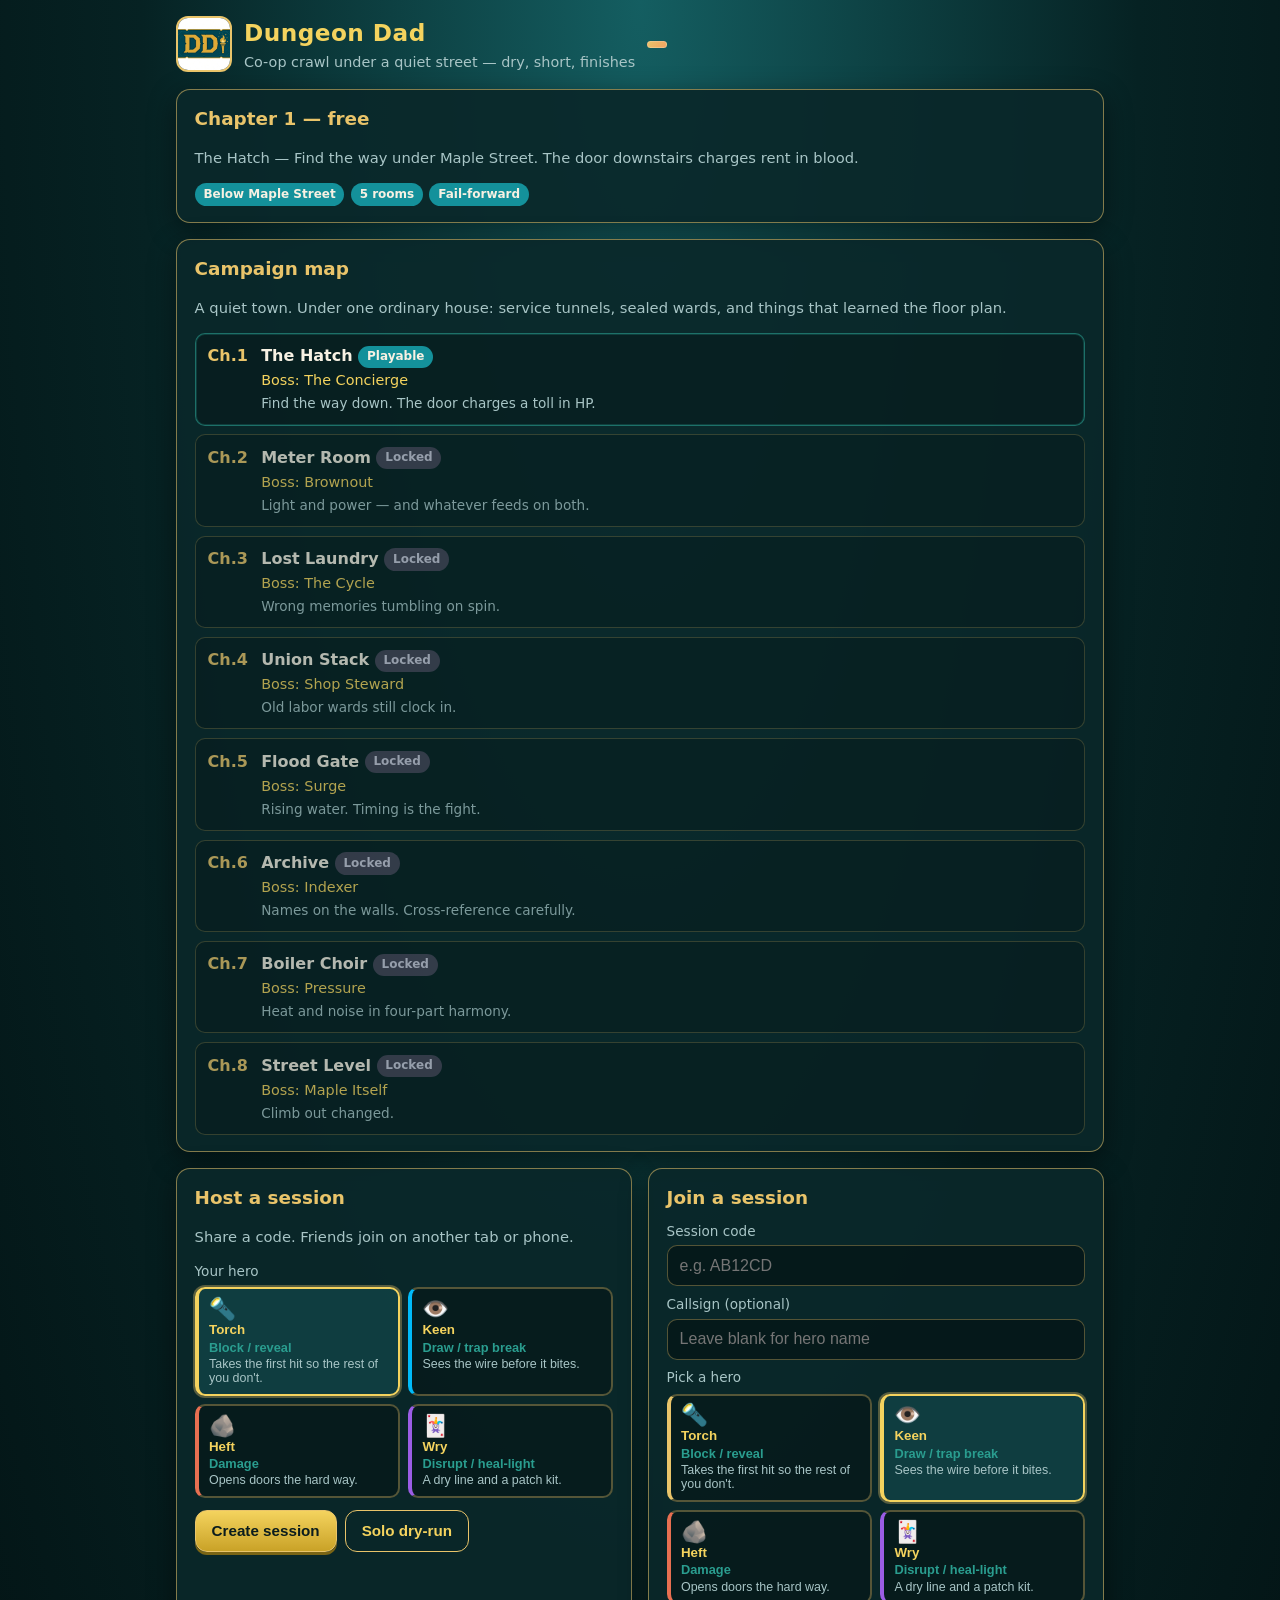
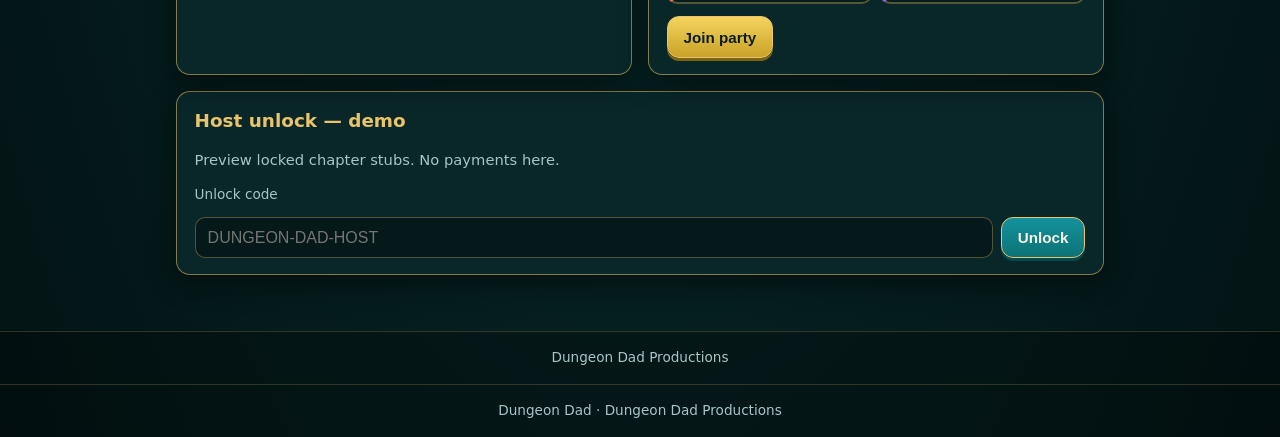
<file: index.html>
<!DOCTYPE html>
<html lang="en">
<head>
  <meta charset="UTF-8" />
  <meta name="viewport" content="width=device-width, initial-scale=1" />
  <title>Dungeon Dad — Below Maple Street</title>
  <link rel="stylesheet" href="css/site.css" />
</head>
<body>
  <div class="wrap">
    <header class="topbar">
      <img class="logo" src="assets/logo.png" alt="Dungeon Dad logo" />
      <div class="brand">
        <h1>Dungeon Dad</h1>
        <p class="tag">Co-op crawl under a quiet street — dry, short, finishes</p>
      </div>
      <span id="unlock-badge" class="badge unlock" hidden>Unlocked (demo)</span>
    </header>

    <section class="panel">
      <h2>Chapter 1 — free</h2>
      <p class="muted" id="starter-blurb">Loading…</p>
      <div class="pill-row" style="margin-top:0.5rem">
        <span class="badge">Below Maple Street</span>
        <span class="badge">5 rooms</span>
        <span class="badge">Fail-forward</span>
      </div>
    </section>

    <section class="panel" id="campaign-panel">
      <h2>Campaign map</h2>
      <p class="muted" id="campaign-tagline">Below Maple Street</p>
      <ol class="campaign-map" id="campaign-map"></ol>
    </section>

    <div class="grid-2">
      <section class="panel" id="host-panel">
        <h2>Host a session</h2>
        <p class="muted">Share a code. Friends join on another tab or phone.</p>
        <label>Your hero</label>
        <div class="hero-grid" id="host-hero-grid"></div>
        <div class="row" style="margin-top:0.75rem">
          <button type="button" class="btn gold" id="btn-create">Create session</button>
          <button type="button" class="btn ghost" id="btn-solo">Solo dry-run</button>
        </div>
        <div id="host-created" hidden style="margin-top:1rem">
          <label>Share this code</label>
          <div class="row">
            <span class="code-pill" id="session-code">------</span>
            <button type="button" class="btn" id="btn-copy-code">Copy code</button>
          </div>
          <p class="hint">Same browser profile for this sample sync.</p>
          <div class="row">
            <button type="button" class="btn gold" id="btn-enter-lobby">Enter lobby / play</button>
          </div>
        </div>
      </section>

      <section class="panel" id="join-panel">
        <h2>Join a session</h2>
        <label for="join-code">Session code</label>
        <input type="text" id="join-code" maxlength="8" placeholder="e.g. AB12CD" autocomplete="off" />

        <label for="char-name">Callsign (optional)</label>
        <input type="text" id="char-name" maxlength="20" placeholder="Leave blank for hero name" />

        <label>Pick a hero</label>
        <div class="hero-grid" id="join-hero-grid"></div>
        <input type="hidden" id="join-hero-id" value="torch" />

        <div class="row">
          <button type="button" class="btn gold" id="btn-join">Join party</button>
        </div>
        <p id="join-error" class="hint" style="color:#e76f51" hidden></p>
      </section>
    </div>

    <section class="panel">
      <h2>Host unlock — demo</h2>
      <p class="muted">Preview locked chapter stubs. No payments here.</p>
      <label for="unlock-code">Unlock code</label>
      <div class="row">
        <input type="text" id="unlock-code" placeholder="DUNGEON-DAD-HOST" style="flex:1;min-width:12rem" />
        <button type="button" class="btn" id="btn-unlock">Unlock</button>
      </div>
      <div id="stub-dungeon" class="stub-card" hidden style="margin-top:0.85rem">
        <h3 id="stub-title">Stub dungeon</h3>
        <p class="muted" id="stub-tagline"></p>
        <p class="locked">Ch.2–8 locked in this build</p>
      </div>
    </section>
  </div>

  <script src="js/session.js"></script>
  <script src="js/party.js"></script>
  <script src="js/dungeon.js"></script>
  <script src="js/effects.js"></script>
  <script src="js/ui.js"></script>
  <script>
    (async function () {
      DDUI.ensureFooter();

      let hostHeroId = 'torch';
      let joinHeroId = 'keen';

      function wireHeroGrid(el, getSel, setSel) {
        DDParty.fillHeroSelect(el, getSel());
        el.addEventListener('click', function (ev) {
          const btn = ev.target.closest('[data-hero-id]');
          if (!btn) return;
          setSel(btn.getAttribute('data-hero-id'));
          DDParty.fillHeroSelect(el, getSel());
        });
      }

      wireHeroGrid(DDUI.$('#host-hero-grid'), function () { return hostHeroId; }, function (id) { hostHeroId = id; });
      wireHeroGrid(DDUI.$('#join-hero-grid'), function () { return joinHeroId; }, function (id) {
        joinHeroId = id;
        DDUI.$('#join-hero-id').value = id;
      });
      DDUI.$('#join-hero-id').value = joinHeroId;

      const packs = await DDDungeon.loadPacks();
      const starter = packs.starter;
      DDUI.$('#starter-blurb').textContent =
        starter.title + ' — ' + starter.tagline;

      function renderCampaign() {
        const map = DDUI.$('#campaign-map');
        const camp = packs.campaign;
        if (!camp || !map) return;
        DDUI.$('#campaign-tagline').textContent = camp.tagline || camp.title;
        map.innerHTML = (camp.chapters || []).map(function (ch) {
          const state = ch.playable ? 'playable' : 'locked';
          const badge = ch.playable
            ? '<span class="badge">Playable</span>'
            : '<span class="badge locked-badge">Locked</span>';
          return (
            '<li class="campaign-chapter ' + state + '">' +
              '<div class="campaign-n">Ch.' + ch.n + '</div>' +
              '<div class="campaign-body">' +
                '<div class="campaign-title">' + DDParty.escapeHtml(ch.title) + ' ' + badge + '</div>' +
                '<div class="campaign-boss">Boss: ' + DDParty.escapeHtml(ch.boss) + '</div>' +
                '<div class="campaign-hook muted">' + DDParty.escapeHtml(ch.hook) + '</div>' +
              '</div>' +
            '</li>'
          );
        }).join('');
      }
      renderCampaign();

      function refreshUnlockUI() {
        DDUI.updateUnlockBadge();
        const stub = packs.stub;
        if (stub) {
          DDUI.$('#stub-title').textContent = stub.title;
          DDUI.$('#stub-tagline').textContent = stub.tagline || '';
        }
      }
      refreshUnlockUI();
      DDSession.onUpdate(function () { refreshUnlockUI(); });

      let createdCode = null;

      function pushHostHero(session, heroId, nameOverride) {
        const hostChar = DDParty.createHero(heroId, { name: nameOverride || '' });
        session.party.push({
          id: session.hostId,
          heroId: hostChar.heroId,
          name: hostChar.name,
          look: hostChar.look,
          stats: hostChar.stats,
          lean: hostChar.lean,
          feel: hostChar.feel,
          passive: hostChar.passive,
          blurb: hostChar.blurb,
          joinedAt: Date.now(),
          isHost: true
        });
      }

      DDUI.$('#btn-create').addEventListener('click', function () {
        const session = DDSession.createSession({ solo: false });
        pushHostHero(session, hostHeroId);
        DDSession.write(session);
        createdCode = session.code;
        DDUI.$('#session-code').textContent = session.code;
        DDUI.show(DDUI.$('#host-created'), true);
        DDUI.toast('Session created — share the code');
      });

      DDUI.$('#btn-solo').addEventListener('click', function () {
        const session = DDSession.createSession({ solo: true });
        pushHostHero(session, hostHeroId);
        DDDungeon.startRun(session);
        DDSession.write(session);
        location.href = 'play.html';
      });

      DDUI.$('#btn-copy-code').addEventListener('click', async function () {
        const code = DDUI.$('#session-code').textContent.trim();
        const ok = await DDUI.copyText(code);
        DDUI.toast(ok ? 'Code copied' : 'Copy failed — select the code manually');
      });

      DDUI.$('#btn-enter-lobby').addEventListener('click', function () {
        if (!createdCode) return;
        location.href = 'play.html';
      });

      DDUI.$('#btn-join').addEventListener('click', function () {
        const err = DDUI.$('#join-error');
        DDUI.show(err, false);
        const code = DDUI.$('#join-code').value;
        const character = DDParty.createHero(joinHeroId, {
          name: DDUI.$('#char-name').value
        });
        const res = DDSession.joinSession(code, character);
        if (!res.ok) {
          err.textContent = res.error || 'Could not join';
          DDUI.show(err, true);
          return;
        }
        location.href = 'play.html';
      });

      DDUI.$('#btn-unlock').addEventListener('click', function () {
        const code = DDUI.$('#unlock-code').value;
        if (DDSession.tryUnlock(code)) {
          refreshUnlockUI();
          DDUI.toast('Host unlock demo on');
        } else {
          DDUI.toast('Not a valid unlock code');
        }
      });
    })();
  </script>

  <footer class="site-footer">
    <span>Dungeon Dad</span>
    <span aria-hidden="true">·</span>
    <span>Dungeon Dad Productions</span>
  </footer>

</body>
</html>
</file>
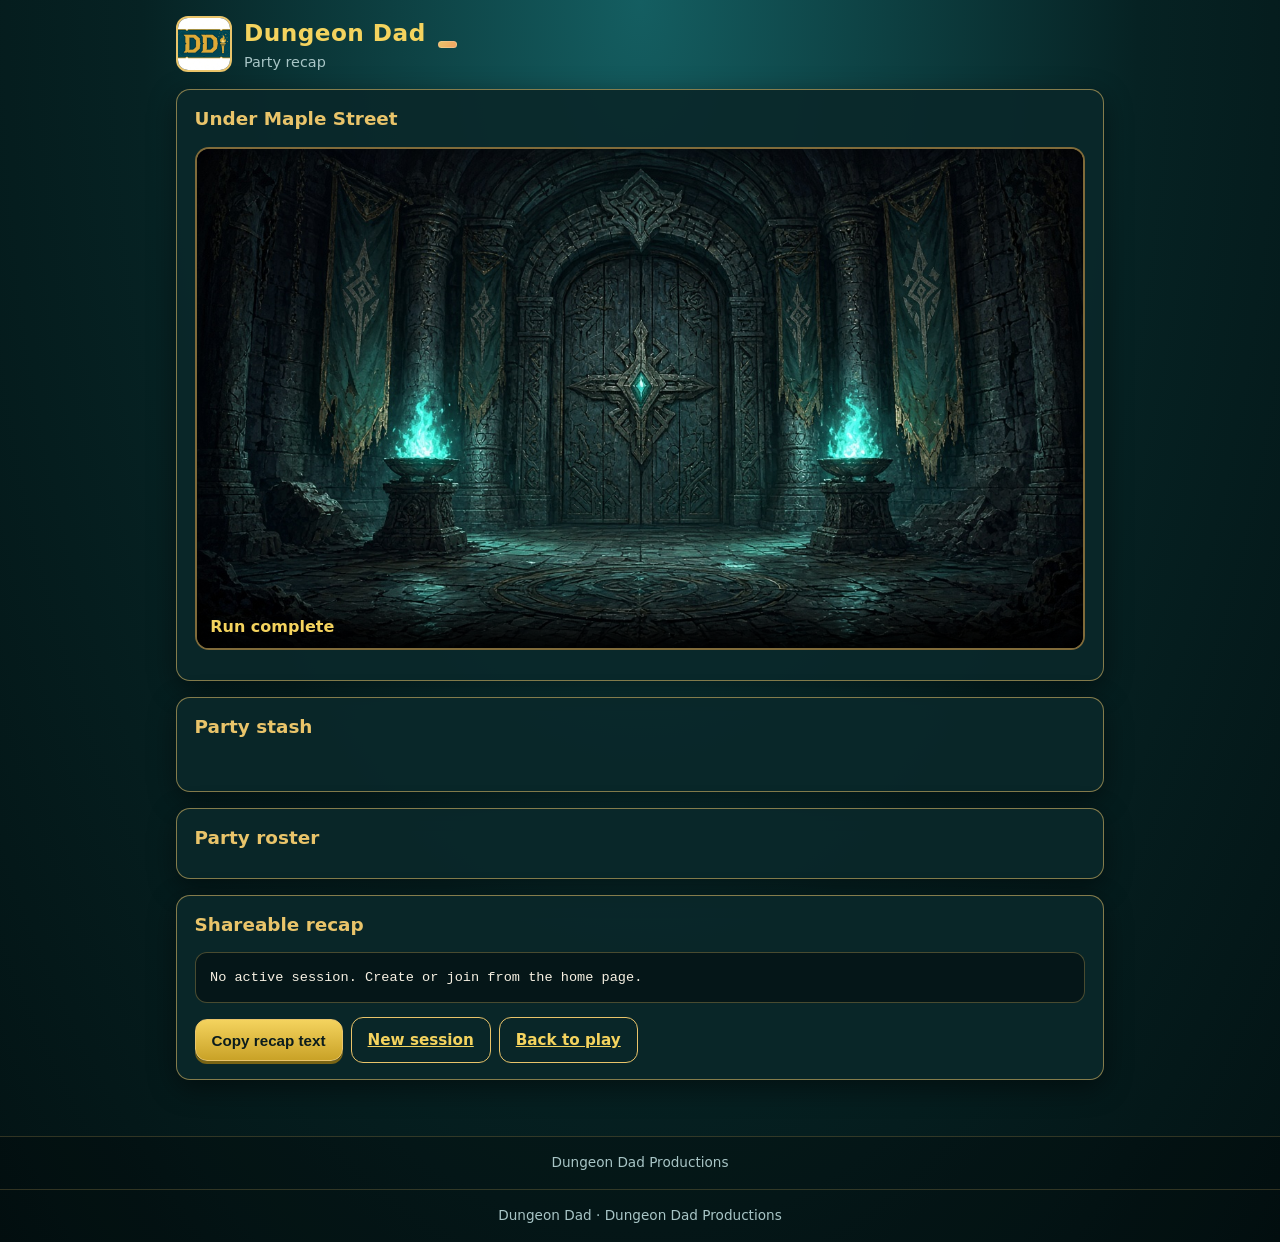
<file: end.html>
<!DOCTYPE html>
<html lang="en">
<head>
  <meta charset="UTF-8" />
  <meta name="viewport" content="width=device-width, initial-scale=1" />
  <title>Dungeon Dad — Recap</title>
  <link rel="stylesheet" href="css/site.css" />
</head>
<body>
  <div class="wrap">
    <header class="topbar">
      <img class="logo" src="assets/logo.png" alt="Dungeon Dad logo" />
      <div class="brand">
        <h1>Dungeon Dad</h1>
        <p class="tag">Party recap</p>
      </div>
      <span id="unlock-badge" class="badge unlock" hidden>Unlocked (demo)</span>
    </header>

    <div id="solo-banner" class="solo-banner" hidden>Solo dry-run — labeled demo mode</div>

    <section class="panel">
      <h2 id="end-title">Under Maple Street</h2>
      <p id="end-blurb" class="muted"></p>
      <div class="scene" style="margin-top:0.75rem">
        <img id="end-image" src="assets/rooms/boss.png" alt="Run complete" />
        <div class="caption">Run complete</div>
      </div>
    </section>

    <section class="panel">
      <h2>Party stash</h2>
      <div id="party-stash" class="party-stash"></div>
    </section>

    <section class="panel">
      <h2>Party roster</h2>
      <div class="roster" id="roster"></div>
    </section>

    <section class="panel">
      <h2>Shareable recap</h2>
      <pre class="recap-box" id="recap-text">Loading…</pre>
      <div class="row">
        <button type="button" class="btn gold" id="btn-copy">Copy recap text</button>
        <a class="btn ghost" href="index.html">New session</a>
        <a class="btn ghost" href="play.html">Back to play</a>
      </div>
    </section>
  </div>

  <script src="js/session.js"></script>
  <script src="js/party.js"></script>
  <script src="js/dungeon.js"></script>
  <script src="js/effects.js"></script>
  <script src="js/ui.js"></script>
  <script>
    (async function () {
      DDUI.ensureFooter();
      DDUI.updateUnlockBadge();
      await DDDungeon.loadPacks();
      const starter = DDDungeon.getStarter();
      const active = DDSession.getActive();
      if (!active || !active.code) {
        DDUI.$('#recap-text').textContent = 'No active session. Create or join from the home page.';
        return;
      }
      const session = DDSession.read(active.code);
      if (!session) {
        DDUI.$('#recap-text').textContent = 'Session not found.';
        return;
      }

      DDUI.show(DDUI.$('#solo-banner'), !!session.solo);

      const wiped = session.lastResult && session.lastResult.failForward &&
        (session.lastResult.roomId === 'concierge' ||
          (session.lastResult.combatSummary && session.lastResult.combatSummary.outcome === 'lose' &&
            session.lastResult.combatSummary.enemyId === 'concierge'));
      const ending = wiped && starter.wipeEnding ? starter.wipeEnding : (starter.ending || {});
      DDUI.$('#end-title').textContent = ending.title || 'The End';
      DDUI.$('#end-blurb').textContent = ending.blurb || '';

      const rooms = starter.rooms || [];
      if (rooms.length) {
        DDUI.$('#end-image').src = rooms[rooms.length - 1].image;
      }

      DDParty.renderRoster(DDUI.$('#roster'), session.party, {
        playerId: active.playerId,
        hostId: session.hostId
      });
      DDParty.renderStash(DDUI.$('#party-stash'), session.stash || []);

      const recap = DDDungeon.buildRecap(session);
      DDUI.$('#recap-text').textContent = recap;

      DDUI.$('#btn-copy').addEventListener('click', async function () {
        const ok = await DDUI.copyText(recap);
        DDUI.toast(ok ? 'Recap copied' : 'Copy failed — select the text manually');
      });
    })();
  </script>

  <footer class="site-footer">
    <span>Dungeon Dad</span>
    <span aria-hidden="true">·</span>
    <span>Dungeon Dad Productions</span>
  </footer>

</body>
</html>
</file>
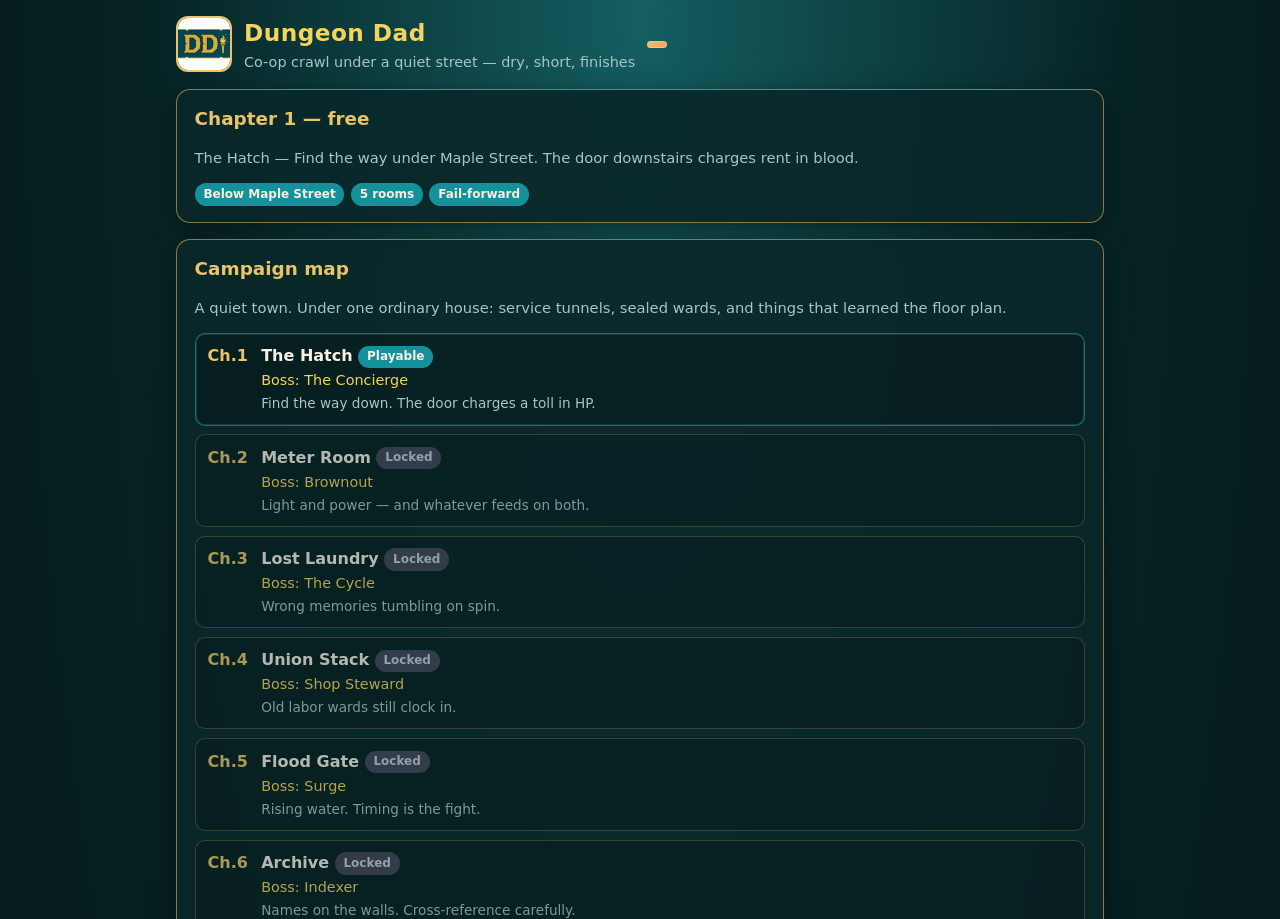
<file: play.html>
<!DOCTYPE html>
<html lang="en">
<head>
  <meta charset="UTF-8" />
  <meta name="viewport" content="width=device-width, initial-scale=1" />
  <title>Dungeon Dad — Play</title>
  <link rel="stylesheet" href="css/site.css" />
</head>
<body>
  <div id="fx-stage">
    <div class="wrap">
      <header class="topbar">
        <img class="logo" src="assets/logo.png" alt="Dungeon Dad logo" />
        <div class="brand">
          <h1>Dungeon Dad</h1>
          <p class="tag" id="adventure-title">Adventure</p>
        </div>
        <span id="unlock-badge" class="badge unlock" hidden>Unlocked (demo)</span>
        <span class="code-pill" id="code-display" style="font-size:1rem;letter-spacing:0.12em">——</span>
      </header>

      <div id="solo-banner" class="solo-banner" hidden>Solo dry-run — labeled demo mode (host only)</div>

      <div class="grid-2">
        <section class="panel">
          <h2 id="room-title">Room</h2>
          <div class="scene">
            <img id="room-image" src="assets/rooms/entrance.png" alt="Room scene" />
            <div class="caption" id="room-caption">Scene</div>
          </div>
          <p class="narration" id="room-narration"></p>

          <div id="lobby-controls">
            <p class="muted">Lobby. Host starts when ready — joined players or labeled solo dry-run.</p>
            <div class="row">
              <button type="button" class="btn gold" id="btn-start" hidden>Start dungeon run</button>
              <a class="btn ghost" href="index.html">Back</a>
            </div>
          </div>

          <div id="play-controls" hidden>
            <h3 id="action-prompt">Choose an action</h3>
            <div class="actions" id="action-list"></div>
            <div id="result-box" class="result-box" hidden></div>
            <div class="row" style="margin-top:0.75rem">
              <button type="button" class="btn" id="btn-continue" hidden>Continue</button>
            </div>
          </div>

          <div id="combat-panel" class="combat-panel" hidden>
            <div class="combat-turnbar" id="combat-turnbar" aria-live="polite">
              <span class="combat-whose" id="combat-whose">Party turn</span>
              <span class="combat-energy" id="combat-energy" title="Spendable Energy">Energy 0</span>
              <span class="combat-turnnum" id="combat-turnnum">Turn 1</span>
            </div>
            <div class="combat-intent" id="combat-intent" hidden aria-live="polite"></div>
            <p class="hint" id="combat-hand-label">Party hand (shared)</p>

            <div class="combat-board">
              <div class="combat-side enemy-side">
                <div class="combat-label">Foe</div>
                <div class="combat-enemy" id="combat-enemy"></div>
              </div>
              <div class="combat-side ally-side">
                <div class="combat-label">Heroes</div>
                <div class="combat-heroes" id="combat-heroes"></div>
                <div class="combat-label">Allies in play</div>
                <div class="combat-allies" id="combat-allies"></div>
              </div>
            </div>

            <div class="combat-label">Hand — tap a card you can afford (gold border = legal)</div>
            <div class="combat-hand-toolbar" id="combat-hand-toolbar">
              <button type="button" class="btn ghost combat-hand-scroll" id="btn-hand-scroll-left" aria-label="Scroll hand left">◀</button>
              <span class="hint">Scroll hand</span>
              <button type="button" class="btn ghost combat-hand-scroll" id="btn-hand-scroll-right" aria-label="Scroll hand right">▶</button>
            </div>
            <div class="combat-hand" id="combat-hand"></div>

            <div class="row combat-actions">
              <button type="button" class="btn gold" id="btn-end-turn">End turn (resolve hits)</button>
              <button type="button" class="btn ghost" id="btn-concede" title="Wipe path — still reaches recap">Yield (wipe)</button>
            </div>
            <div id="combat-result-box" class="result-box" hidden></div>
            <div class="row" style="margin-top:0.75rem">
              <button type="button" class="btn" id="btn-combat-continue" hidden>Continue</button>
            </div>
            <ul class="combat-log" id="combat-log" aria-label="Combat log"></ul>
          </div>

          <div id="ended-inline" hidden>
            <p class="muted">Run complete — open the shareable recap.</p>
            <div class="row">
              <a class="btn gold" href="end.html">Open party recap</a>
            </div>
          </div>
        </section>

        <aside class="panel">
          <h2>Party roster</h2>
          <div class="roster" id="roster"></div>
          <p class="hint" id="role-hint"></p>
          <hr style="border:none;border-top:1px solid rgba(233,196,106,0.25);margin:1rem 0" />
          <h3>Party stash</h3>
          <div id="party-stash" class="party-stash"></div>
          <hr style="border:none;border-top:1px solid rgba(233,196,106,0.25);margin:1rem 0" />
          <h3>Campaign</h3>
          <p class="hint" id="campaign-aside-hint">Ch.1 The Hatch — Concierge. Ch.2–8 locked stubs on the home map.</p>
          <div id="stub-dungeon" class="stub-card" hidden>
            <strong id="stub-title"></strong>
            <p class="muted" id="stub-tagline" style="margin:0.35rem 0 0"></p>
          </div>
          <p class="hint" id="stub-locked-hint">Home page unlock code reveals stub note.</p>
        </aside>
      </div>
    </div>
  </div>

  <script src="js/session.js"></script>
  <script src="js/party.js"></script>
  <script src="js/dungeon.js"></script>
  <script src="js/combat.js"></script>
  <script src="js/effects.js"></script>
  <script src="js/ui.js"></script>
  <script>
    (async function () {
      DDUI.ensureFooter();
      const [packs] = await Promise.all([
        DDDungeon.loadPacks(),
        DDCombat.loadCatalog()
      ]);
      const active = DDSession.getActive();
      if (!active || !active.code) {
        location.href = 'index.html';
        return;
      }

      let session = DDSession.read(active.code);
      if (!session) {
        DDUI.toast('Session missing — create or join again');
        location.href = 'index.html';
        return;
      }

      const isHost = active.role === 'host' || active.playerId === session.hostId;
      const urlParams = new URLSearchParams(location.search);
      const wantBoss = urlParams.get('room') === 'boss';

      DDUI.$('#code-display').textContent = session.code;
      DDUI.$('#adventure-title').textContent = packs.starter.title;
      DDUI.$('#role-hint').textContent = isHost
        ? 'You are the host. Pace rooms with the Start / action buttons.'
        : 'You are a player. Host paces rooms; your character is on the roster.';

      function bossRoomIndex() {
        const rooms = packs.starter.rooms || [];
        let idx = rooms.findIndex(function (r) { return r.id === 'concierge' || r.id === 'boss'; });
        if (idx < 0) {
          idx = rooms.findIndex(function (r) { return DDCombat.isCombatRoom(r); });
        }
        // Prefer last combat room (Concierge) if multiple
        const combatIdxs = [];
        rooms.forEach(function (r, i) { if (DDCombat.isCombatRoom(r)) combatIdxs.push(i); });
        if (combatIdxs.length) idx = combatIdxs[combatIdxs.length - 1];
        return idx >= 0 ? idx : 4;
      }

      function renderStash() {
        DDParty.renderStash(DDUI.$('#party-stash'), session.stash || []);
      }

      function refreshUnlock() {
        DDUI.updateUnlockBadge();
        const unlocked = DDSession.isUnlocked();
        DDUI.show(DDUI.$('#stub-locked-hint'), !unlocked);
        if (unlocked && packs.stub) {
          DDUI.$('#stub-title').textContent = packs.stub.title;
          DDUI.$('#stub-tagline').textContent = packs.stub.tagline || '';
        }
      }
      refreshUnlock();

      function me() {
        return (session.party || []).find(function (p) { return p.id === active.playerId; });
      }

      function renderRoster() {
        DDParty.renderRoster(DDUI.$('#roster'), session.party, {
          playerId: active.playerId,
          hostId: session.hostId
        });
      }

      let awaitingContinue = false;
      // Pass 3 motion — brief UI flags between combat actions and re-render
      let motion = {
        lastWhose: null,
        lastEnergy: null,
        enterUnitId: null,
        enterFromRect: null,
        strikes: null,
        fainted: null,
        pulseWhose: false,
        pulseEnergy: false,
        deal: false
      };

      function hideCombatPanel() {
        DDUI.show(DDUI.$('#combat-panel'), false);
      }

      function renderCombatResult(room) {
        const panel = DDUI.$('#combat-panel');
        DDUI.show(panel, true);
        DDUI.show(DDUI.$('#play-controls'), false);

        // Hide interactive combat chrome while showing result
        DDUI.show(DDUI.$('#combat-hand'), false);
        DDUI.show(DDUI.$('#combat-hand-toolbar'), false);
        DDUI.show(DDUI.$('#combat-board'), false);
        DDUI.show(DDUI.$('.combat-actions'), false);
        DDUI.show(DDUI.$('#combat-hand-label'), false);
        const labels = panel.querySelectorAll('.combat-label');
        labels.forEach(function (el) { el.hidden = true; });

        const resultBox = DDUI.$('#combat-result-box');
        const btnContinue = DDUI.$('#btn-combat-continue');
        DDUI.show(resultBox, true);
        const last = session.lastResult;
        resultBox.className = 'result-box' + (last && last.passed ? '' : ' fail');
        const ff = last && last.failForward ? ' Fail-forward — the story still advances.' : '';
        resultBox.textContent = (last && last.actorName ? last.actorName + ': ' : '') +
          (last && last.text ? last.text : 'Combat resolved.') + ff;
        DDUI.show(btnContinue, isHost);

        DDUI.$('#combat-whose').textContent = last && last.passed ? 'Victory' : 'Wipe';
        DDUI.$('#combat-energy').textContent = 'Energy —';
        DDUI.$('#combat-turnnum').textContent = last && last.combatSummary
          ? ('Turns ' + last.combatSummary.turns)
          : '';

        const logEl = DDUI.$('#combat-log');
        logEl.innerHTML = '';
      }

      function renderCombatActive(combat, room) {
        const panel = DDUI.$('#combat-panel');
        DDUI.show(panel, true);
        DDUI.show(DDUI.$('#play-controls'), false);

        DDUI.show(DDUI.$('#combat-hand'), true);
        DDUI.show(DDUI.$('#combat-hand-toolbar'), true);
        DDUI.show(DDUI.$('#combat-board'), true);
        DDUI.show(DDUI.$('.combat-actions'), true);
        DDUI.show(DDUI.$('#combat-hand-label'), true);
        panel.querySelectorAll('.combat-label').forEach(function (el) { el.hidden = false; });

        DDUI.show(DDUI.$('#combat-result-box'), false);
        DDUI.show(DDUI.$('#btn-combat-continue'), false);

        const whoseLabel = combat.whose === 'party'
          ? (combat.soloLabeled ? 'Party turn (solo dry-run)' : 'Party turn')
          : (combat.whose === 'enemy' ? 'Enemy resolving…' : 'Done');
        const whoseEl = DDUI.$('#combat-whose');
        const energyEl = DDUI.$('#combat-energy');
        const energyText = 'Energy ' + combat.energy + ' / ' + (combat.energyMax || 5);
        whoseEl.textContent = whoseLabel;
        energyEl.textContent = energyText;
        DDUI.$('#combat-turnnum').textContent = 'Turn ' + combat.turn;

        // Turn chrome pulse when whose / energy changes
        if (motion.pulseWhose || (motion.lastWhose != null && motion.lastWhose !== combat.whose)) {
          if (DDEffects.pulse) DDEffects.pulse(whoseEl, 'fx-chrome-pulse', 450);
        }
        if (motion.pulseEnergy || (motion.lastEnergy != null && motion.lastEnergy !== combat.energy)) {
          if (DDEffects.pulse) DDEffects.pulse(energyEl, 'fx-chrome-pulse', 450);
        }
        motion.lastWhose = combat.whose;
        motion.lastEnergy = combat.energy;
        motion.pulseWhose = false;
        motion.pulseEnergy = false;

        // Enemy
        const enemyEl = DDUI.$('#combat-enemy');
        enemyEl.innerHTML = '';
        const enemyChip = document.createElement('div');
        enemyChip.className = 'combat-chip enemy-chip';
        enemyChip.setAttribute('data-chip', 'enemy');
        enemyChip.innerHTML =
          '<span class="chip-emoji">' + (combat.enemyEmoji || '🚪') + '</span>' +
          '<span class="chip-name">' + combat.enemyName + '</span>' +
          '<span class="chip-hp">HP ' + combat.enemyHp + '/' + combat.enemyMaxHp + '</span>' +
          '<span class="chip-atk">ATK ' + (combat.enemyAtk || 1) + '</span>';
        enemyEl.appendChild(enemyChip);

        const intentEl = DDUI.$('#combat-intent');
        if (intentEl) {
          if (combat.intent) {
            intentEl.hidden = false;
            intentEl.className = 'combat-intent' + (combat.pattern === 'energy-toll' ? ' toll' : '');
            intentEl.textContent = 'Intent: ' + combat.intent;
          } else {
            intentEl.hidden = true;
            intentEl.textContent = '';
          }
        }

        // Heroes
        const heroesEl = DDUI.$('#combat-heroes');
        heroesEl.innerHTML = '';
        (combat.heroes || []).forEach(function (h) {
          const chip = document.createElement('div');
          chip.className = 'combat-chip hero-chip' + (h.hp <= 0 ? ' fainted' : '');
          chip.setAttribute('data-chip', 'hero');
          chip.setAttribute('data-id', h.id);
          chip.setAttribute('data-name', h.name);
          chip.style.setProperty('--look', h.color || '#2a9d8f');
          chip.innerHTML =
            '<span class="chip-emoji">' + (h.emoji || '🛡️') + '</span>' +
            '<span class="chip-name">' + h.name + '</span>' +
            '<span class="chip-hp">HP ' + h.hp + '/' + h.maxHp + '</span>';
          heroesEl.appendChild(chip);
        });

        // Board allies
        const alliesEl = DDUI.$('#combat-allies');
        alliesEl.innerHTML = '';
        const board = (combat.board || []).filter(function (u) { return u.hp > 0; });
        if (!board.length && !(motion.fainted && motion.fainted.length)) {
          const empty = document.createElement('p');
          empty.className = 'hint';
          empty.textContent = 'No allies in play yet — tap a legal hand card.';
          alliesEl.appendChild(empty);
        } else {
          board.forEach(function (u) {
            const chip = document.createElement('div');
            chip.className = 'combat-chip ally-chip';
            chip.setAttribute('data-chip', 'ally');
            chip.setAttribute('data-instance', u.instanceId);
            chip.setAttribute('data-name', u.name);
            chip.innerHTML =
              '<span class="chip-emoji">' + (u.emoji || '🃏') + '</span>' +
              '<span class="chip-name">' + u.name + '</span>' +
              '<span class="chip-stats">ATK ' + u.atk + ' · HP ' + u.hp + '/' + u.maxHp + '</span>';
            if (motion.enterUnitId && motion.enterUnitId === u.instanceId) {
              chip.classList.add('fx-card-enter');
            }
            alliesEl.appendChild(chip);
          });
        }

        // Faint exit ghosts (ally removed from board but still animate out)
        if (motion.fainted && motion.fainted.length) {
          motion.fainted.forEach(function (f) {
            const chip = document.createElement('div');
            chip.className = 'combat-chip ally-chip fx-card-exit';
            chip.setAttribute('data-chip', 'ally-exit');
            chip.innerHTML =
              '<span class="chip-emoji">' + (f.emoji || '🃏') + '</span>' +
              '<span class="chip-name">' + f.name + '</span>' +
              '<span class="chip-stats">Fainted</span>';
            alliesEl.appendChild(chip);
          });
        }

        // Hand
        const handEl = DDUI.$('#combat-hand');
        handEl.innerHTML = '';
        const canAct = isHost && combat.whose === 'party' && !combat.outcome;
        const doDeal = !!(combat.dealAnim || motion.deal);
        const doDrawn = !!combat.dealDrawn;
        (combat.hand || []).forEach(function (cardId, idx) {
          const def = DDCombat.allyById(cardId);
          if (!def) return;
          const legal = DDCombat.canPlay(combat, cardId);
          const card = document.createElement('button');
          card.type = 'button';
          card.className = 'combat-card' + (legal ? ' legal' : ' illegal');
          card.disabled = !canAct || !legal;
          card.setAttribute('data-card-id', cardId);
          card.title = legal
            ? ('Play ' + def.name + ' for ' + def.cost + ' Energy')
            : (canAct ? 'Need ' + def.cost + ' Energy (have ' + combat.energy + ')' : 'Host plays cards');
          card.innerHTML =
            '<span class="card-cost">' + def.cost + '</span>' +
            '<span class="card-emoji">' + (def.emoji || '🃏') + '</span>' +
            '<span class="card-name">' + def.name + '</span>' +
            '<span class="card-stats">' + def.atk + '/' + def.hp + '</span>';
          if (doDeal) {
            card.classList.add('fx-deal');
            card.style.animationDelay = (idx * 70) + 'ms';
          } else if (doDrawn && idx === combat.hand.length - 1) {
            card.classList.add('fx-deal-drawn');
          }
          if (canAct && legal) {
            card.addEventListener('click', function (ev) {
              session = DDSession.read(active.code) || session;
              const fromEl = ev.currentTarget;
              const fromRect = fromEl.getBoundingClientRect();
              const res = DDCombat.playCard(session, cardId);
              if (!res || !res.ok) {
                DDUI.toast((res && res.error) || 'Cannot play');
                return;
              }
              DDSession.write(session);
              motion.enterUnitId = res.unit && res.unit.instanceId;
              motion.enterFromRect = {
                left: fromRect.left,
                top: fromRect.top,
                width: fromRect.width,
                height: fromRect.height
              };
              motion.pulseEnergy = true;
              if (res.effect) DDEffects.play(res.effect, DDEffects.kindLabel(res.effect));
              if (session.combat && session.combat.outcome) {
                finishCombat(room);
                return;
              }
              render();
            });
          }
          handEl.appendChild(card);
        });
        var handLabel = DDUI.$('#combat-hand-label');
        if (handLabel) {
          handLabel.textContent = 'Party hand (shared) — ' + (combat.hand || []).length + ' cards';
        }
        if (combat.dealAnim) {
          combat.dealAnim = false;
          DDSession.write(session);
        }
        if (combat.dealDrawn) {
          combat.dealDrawn = false;
        }
        motion.deal = false;

        // Actions enabled state
        const btnEnd = DDUI.$('#btn-end-turn');
        const btnConcede = DDUI.$('#btn-concede');
        btnEnd.disabled = !canAct;
        btnConcede.disabled = !(isHost && !combat.outcome);
        if (!isHost) {
          btnEnd.title = 'Host ends the turn';
          btnConcede.title = 'Host may yield (fail-forward)';
        }

        // Log
        const logEl = DDUI.$('#combat-log');
        logEl.innerHTML = '';
        (combat.log || []).slice().reverse().forEach(function (entry) {
          const li = document.createElement('li');
          li.textContent = entry.text;
          logEl.appendChild(li);
        });

        // Post-paint motion: FLIP play, hit shakes, clear faint ghosts flag
        window.requestAnimationFrame(function () {
          applyCombatMotion(combat);
        });
      }

      function applyCombatMotion(combat) {
        // Hand → board FLIP fly when a card was just played
        if (motion.enterUnitId && motion.enterFromRect) {
          const chip = document.querySelector(
            '#combat-allies .ally-chip[data-instance="' + motion.enterUnitId + '"]'
          );
          const from = motion.enterFromRect;
          if (chip && from) {
            const to = chip.getBoundingClientRect();
            // Prefer WAAPI FLIP; fall back to CSS enter already on chip
            if (chip.animate) {
              const dx = from.left - to.left;
              const dy = from.top - to.top;
              const sx = from.width / Math.max(to.width, 1);
              const sy = from.height / Math.max(to.height, 1);
              chip.animate(
                [
                  { transform: 'translate(' + dx + 'px,' + dy + 'px) scale(' + sx + ',' + sy + ')', opacity: 0.85 },
                  { transform: 'translate(0,0) scale(1,1)', opacity: 1 }
                ],
                { duration: 400, easing: 'cubic-bezier(0.22, 1, 0.36, 1)', fill: 'both' }
              );
            }
          }
          motion.enterUnitId = null;
          motion.enterFromRect = null;
        }

        // Hit / resolve shakes ≥300ms
        if (motion.strikes && motion.strikes.length) {
          const allyHits = motion.strikes.filter(function (s) { return s.kind === 'ally'; });
          const enemyHits = motion.strikes.filter(function (s) { return s.kind === 'enemy'; });
          if (allyHits.length) {
            const enemyChip = document.querySelector('#combat-enemy .enemy-chip');
            if (DDEffects.shakeChip) DDEffects.shakeChip(enemyChip, 360);
            else if (enemyChip) enemyChip.classList.add('fx-chip-hit');
          }
          enemyHits.forEach(function (s) {
            let target = null;
            if (s.targetKind === 'ally' && s.targetId) {
              // Fainted ally may only exist as exit ghost — shake that, else living chip by name
              target = document.querySelector('#combat-allies .ally-chip[data-instance="' + s.targetId + '"]')
                || document.querySelector('#combat-allies .ally-chip.fx-card-exit');
            } else if (s.targetId) {
              target = document.querySelector('#combat-heroes .hero-chip[data-id="' + s.targetId + '"]');
            }
            if (!target && s.target) {
              target = document.querySelector('#combat-heroes .hero-chip[data-name="' + CSS.escape(s.target) + '"]')
                || document.querySelector('#combat-allies .ally-chip[data-name="' + CSS.escape(s.target) + '"]');
            }
            if (DDEffects.shakeChip) DDEffects.shakeChip(target, 360);
            else if (target) target.classList.add('fx-chip-hit');
          });
        }
        motion.strikes = null;

        // Clear fainted ghosts after exit animation
        if (motion.fainted && motion.fainted.length) {
          window.setTimeout(function () {
            motion.fainted = null;
            document.querySelectorAll('#combat-allies .fx-card-exit').forEach(function (el) {
              el.remove();
            });
          }, 420);
        } else {
          motion.fainted = null;
        }
      }

      function finishCombat(room) {
        const result = DDCombat.finalizeToRoomResult(session, room);
        if (result && result.passed && room && (room.id === 'concierge' || (room.combat && room.combat.enemyId === 'concierge'))) {
          const loot = DDDungeon.grantClearLoot(session);
          if (loot) DDUI.toast('Stash: ' + loot.name);
        }
        DDSession.write(session);
        if (result && result.effect) {
          DDEffects.play(result.effect, DDEffects.kindLabel(result.effect));
        }
        awaitingContinue = true;
        render();
      }

      function ensureCombat(room) {
        if (awaitingContinue && session.lastResult && session.lastResult.roomId === room.id) {
          return null; // result pending — do not restart
        }
        if (!session.combat || session.combat.roomId !== room.id) {
          DDCombat.beginCombat(session, room);
          motion.deal = true;
          motion.lastWhose = null;
          motion.lastEnergy = null;
          DDSession.write(session);
        }
        return session.combat;
      }

      function render() {
        session = DDSession.read(active.code) || session;
        if (session.pendingAdvance) awaitingContinue = true;
        DDUI.show(DDUI.$('#solo-banner'), !!session.solo);
        renderRoster();
        renderStash();
        refreshUnlock();

        if (session.phase === 'ended' || DDDungeon.isComplete(session)) {
          DDUI.show(DDUI.$('#lobby-controls'), false);
          DDUI.show(DDUI.$('#play-controls'), false);
          hideCombatPanel();
          DDUI.show(DDUI.$('#ended-inline'), true);
          const last = session.lastResult;
          if (last) {
            const room = (packs.starter.rooms || []).find(function (r) { return r.id === last.roomId; });
            if (room) {
              DDUI.$('#room-title').textContent = room.title;
              DDUI.$('#room-image').src = room.image;
              DDUI.$('#room-caption').textContent = room.title;
              DDUI.$('#room-narration').textContent = last.text;
            }
          }
          return;
        }

        if (session.phase === 'lobby') {
          DDUI.show(DDUI.$('#lobby-controls'), true);
          DDUI.show(DDUI.$('#play-controls'), false);
          hideCombatPanel();
          DDUI.show(DDUI.$('#ended-inline'), false);
          DDUI.show(DDUI.$('#btn-start'), isHost);
          const first = packs.starter.rooms[0];
          DDUI.$('#room-title').textContent = 'Lobby — ' + packs.starter.title;
          DDUI.$('#room-image').src = first.image;
          DDUI.$('#room-caption').textContent = 'Ready when you are';
          DDUI.$('#room-narration').textContent =
            'Party of ' + (session.party || []).length + '. Share code ' + session.code + ' so friends can join.';
          return;
        }

        // playing
        DDUI.show(DDUI.$('#lobby-controls'), false);
        DDUI.show(DDUI.$('#ended-inline'), false);

        const room = DDDungeon.currentRoom(session);
        if (!room) {
          session.phase = 'ended';
          DDSession.write(session);
          location.href = 'end.html';
          return;
        }

        DDUI.$('#room-title').textContent = 'Room ' + ((session.roomIndex || 0) + 1) + ' — ' + room.title;
        DDUI.$('#room-image').src = room.image;
        DDUI.$('#room-caption').textContent = room.title;
        DDUI.$('#room-narration').textContent = room.narration;

        if (DDCombat.isCombatRoom(room)) {
          DDUI.show(DDUI.$('#play-controls'), false);
          if (awaitingContinue && session.lastResult && session.lastResult.roomId === room.id) {
            renderCombatResult(room);
            return;
          }
          const combat = ensureCombat(room);
          if (!combat) {
            hideCombatPanel();
            return;
          }
          renderCombatActive(combat, room);
          return;
        }

        // Choice rooms
        hideCombatPanel();
        DDUI.show(DDUI.$('#play-controls'), true);
        DDUI.$('#action-prompt').textContent = room.action.prompt;

        const list = DDUI.$('#action-list');
        const resultBox = DDUI.$('#result-box');
        const btnContinue = DDUI.$('#btn-continue');

        if (awaitingContinue && session.lastResult) {
          list.innerHTML = '';
          DDUI.show(resultBox, true);
          resultBox.className = 'result-box' + (session.lastResult.passed ? '' : ' fail');
          let rollBit = '';
          if (session.lastResult.roll) {
            const dc = session.lastResult.checkDc != null ? session.lastResult.checkDc : '?';
            rollBit = ' (roll ' + session.lastResult.roll.total + ' vs DC ' + dc + ')';
          }
          const ff = session.lastResult.failForward ? ' Fail-forward — the story still advances.' : '';
          resultBox.textContent = session.lastResult.actorName + ': ' + session.lastResult.text + rollBit + ff;
          DDUI.show(btnContinue, isHost);
        } else {
          DDUI.show(resultBox, false);
          DDUI.show(btnContinue, false);
          list.innerHTML = '';
          const canAct = isHost || !!me();
          (room.action.options || []).forEach(function (opt) {
            const btn = document.createElement('button');
            btn.type = 'button';
            btn.className = 'btn action-btn';
            btn.textContent = opt.label;
            btn.disabled = !canAct || !isHost;
            if (!isHost) {
              btn.title = 'Host chooses the party action in this sample';
            }
            btn.addEventListener('click', function () {
              if (!isHost) return;
              const actor = me() || (session.party && session.party[0]);
              const result = DDDungeon.resolveAction(session, opt.id, actor);
              DDSession.write(session);
              DDEffects.play(result.effect, DDEffects.kindLabel(result.effect));
              awaitingContinue = true;
              render();
            });
            list.appendChild(btn);
          });
          if (!isHost) {
            const note = document.createElement('p');
            note.className = 'hint';
            note.textContent = 'Watch the roster and wait for the host to pick an action.';
            list.appendChild(note);
          }
          // Host-only smoke skip to Concierge
          if (isHost) {
            const skip = document.createElement('button');
            skip.type = 'button';
            skip.className = 'btn ghost skip-boss';
            skip.textContent = 'Skip to Concierge (debug)';
            skip.title = 'Jump to Concierge boss';
            skip.addEventListener('click', function () {
              session = DDSession.read(active.code) || session;
              session.roomIndex = bossRoomIndex();
              session.pendingAdvance = false;
              session.lastResult = null;
              session.combat = null;
              awaitingContinue = false;
              DDSession.write(session);
              render();
            });
            list.appendChild(skip);
          }
        }
      }

      DDUI.$('#btn-start').addEventListener('click', function () {
        if (!isHost) return;
        if ((session.party || []).length < 2 && !session.solo) {
          session.solo = true;
          DDUI.toast('Solo dry-run — labeled (no joined player yet)');
        }
        DDDungeon.startRun(session);
        if (wantBoss) {
          session.roomIndex = bossRoomIndex();
          DDUI.toast('Smoke: jumped to Concierge (room index ' + session.roomIndex + ')');
        }
        DDSession.write(session);
        awaitingContinue = false;
        render();
      });

      DDUI.$('#btn-continue').addEventListener('click', function () {
        if (!isHost) return;
        session = DDSession.read(active.code) || session;
        DDDungeon.advanceAfterResult(session);
        DDSession.write(session);
        awaitingContinue = false;
        if (session.phase === 'ended' || DDDungeon.isComplete(session)) {
          location.href = 'end.html';
          return;
        }
        render();
      });

      DDUI.$('#btn-combat-continue').addEventListener('click', function () {
        if (!isHost) return;
        session = DDSession.read(active.code) || session;
        DDDungeon.advanceAfterResult(session);
        DDSession.write(session);
        awaitingContinue = false;
        if (session.phase === 'ended' || DDDungeon.isComplete(session)) {
          location.href = 'end.html';
          return;
        }
        render();
      });

      (function wireHandScroll() {
        var handEl = DDUI.$('#combat-hand');
        var left = DDUI.$('#btn-hand-scroll-left');
        var right = DDUI.$('#btn-hand-scroll-right');
        if (!handEl || !left || !right) return;
        function scrollHand(dir) {
          // Recompute containment: if hand grew with content, clamp width first
          handEl.style.maxWidth = Math.min(handEl.parentElement.clientWidth || window.innerWidth, window.innerWidth - 24) + 'px';
          var before = handEl.scrollLeft;
          var maxScroll = Math.max(0, handEl.scrollWidth - handEl.clientWidth);
          var step = Math.max(180, Math.floor(handEl.clientWidth * 0.75));
          var target = Math.max(0, Math.min(maxScroll, before + dir * step));
          handEl.scrollLeft = target;
          if (maxScroll < 4) {
            DDUI.toast('Hand fits on screen (' + handEl.children.length + ' cards)');
          } else if (Math.abs(handEl.scrollLeft - before) < 1) {
            DDUI.toast(dir > 0 ? 'End of hand' : 'Start of hand');
          }
        }
        left.addEventListener('click', function (ev) {
          ev.preventDefault();
          scrollHand(-1);
        });
        right.addEventListener('click', function (ev) {
          ev.preventDefault();
          scrollHand(1);
        });
        handEl.addEventListener('wheel', function (e) {
          if (Math.abs(e.deltaY) > Math.abs(e.deltaX)) {
            handEl.scrollLeft += e.deltaY;
            e.preventDefault();
          }
        }, { passive: false });
      })();

      DDUI.$('#btn-end-turn').addEventListener('click', function () {
        if (!isHost) return;
        session = DDSession.read(active.code) || session;
        const room = DDDungeon.currentRoom(session);
        if (!room || !session.combat) return;
        const res = DDCombat.endTurn(session);
        if (!res || !res.ok) {
          DDUI.toast((res && res.error) || 'Cannot end turn');
          return;
        }
        DDSession.write(session);
        motion.strikes = res.strikes || [];
        motion.fainted = res.fainted || [];
        motion.pulseWhose = true;
        motion.pulseEnergy = true;
        // Verifier-visible resolve: always ≥300ms hit burst + chip shake path
        DDEffects.play('hit', DDEffects.kindLabel('hit'));
        if (res.effect && res.effect !== 'hit') {
          window.setTimeout(function () {
            DDEffects.play(res.effect, DDEffects.kindLabel(res.effect));
          }, 420);
        }
        if (res.outcome) {
          // Still show hit motion briefly before result chrome
          render();
          window.setTimeout(function () {
            finishCombat(room);
          }, 380);
          return;
        }
        render();
      });

      DDUI.$('#btn-concede').addEventListener('click', function () {
        if (!isHost) return;
        session = DDSession.read(active.code) || session;
        const room = DDDungeon.currentRoom(session);
        if (!room || !session.combat) return;
        const res = DDCombat.concede(session);
        if (!res || !res.ok) return;
        DDSession.write(session);
        if (res.effect) DDEffects.play(res.effect, DDEffects.kindLabel(res.effect));
        finishCombat(room);
      });

      DDSession.onUpdate(function (msg) {
        if (msg && msg.code && msg.code !== active.code) return;
        if (msg && msg.type === 'unlock') { refreshUnlock(); return; }
        const fresh = DDSession.read(active.code);
        if (!fresh) return;
        if (fresh.pendingAdvance && (!session.lastResult || (fresh.lastResult && session.lastResult && fresh.lastResult.at !== session.lastResult.at))) {
          awaitingContinue = true;
          if (fresh.lastEffect) DDEffects.play(fresh.lastEffect, DDEffects.kindLabel(fresh.lastEffect));
        }
        if (!fresh.pendingAdvance) awaitingContinue = false;
        session = fresh;
        render();
      });

      render();
    })();
  </script>

  <footer class="site-footer">
    <span>Dungeon Dad</span>
    <span aria-hidden="true">·</span>
    <span>Dungeon Dad Productions</span>
  </footer>

</body>
</html>
</file>
<file: css/site.css>
/* Dungeon Dad — teal/gold fantasy HUD */
:root {
  --teal: #0d7377;
  --teal-deep: #0a4f52;
  --teal-mid: #14919b;
  --gold: #e9c46a;
  --gold-bright: #f4d35e;
  --ink: #0b1c1d;
  --paper: #f7f1e3;
  --panel: rgba(10, 40, 42, 0.92);
  --panel-border: rgba(233, 196, 106, 0.55);
  --danger: #e76f51;
  --ok: #2a9d8f;
  --muted: #a8c5c6;
  --radius: 14px;
  --shadow: 0 8px 28px rgba(0, 0, 0, 0.45);
  font-family: "Segoe UI", system-ui, -apple-system, sans-serif;
}

*, *::before, *::after { box-sizing: border-box; }

html, body {
  margin: 0;
  padding: 0;
  min-height: 100%;
  background:
    radial-gradient(ellipse at top, #145e61 0%, #062223 55%, #031314 100%);
  color: var(--paper);
  line-height: 1.45;
}

body {
  display: flex;
  flex-direction: column;
  min-height: 100vh;
}

img { max-width: 100%; height: auto; display: block; }

a { color: var(--gold-bright); }

.wrap {
  width: min(960px, 100%);
  margin: 0 auto;
  padding: 1rem 1rem 2.5rem;
  flex: 1;
}

.topbar {
  display: flex;
  align-items: center;
  gap: 0.75rem;
  flex-wrap: wrap;
  margin-bottom: 1rem;
}

.logo {
  width: 56px;
  height: 56px;
  border-radius: 12px;
  border: 2px solid var(--gold);
  object-fit: cover;
  background: var(--ink);
}

.brand h1 {
  margin: 0;
  font-size: 1.45rem;
  color: var(--gold-bright);
  letter-spacing: 0.02em;
}

.brand .tag {
  margin: 0.15rem 0 0;
  color: var(--muted);
  font-size: 0.9rem;
}

.badge {
  display: inline-block;
  padding: 0.15rem 0.55rem;
  border-radius: 999px;
  font-size: 0.75rem;
  font-weight: 700;
  background: var(--teal-mid);
  color: var(--paper);
  vertical-align: middle;
}

.badge.you { background: var(--ok); }
.badge.host { background: #7b2cbf; }
.badge.unlock {
  background: linear-gradient(135deg, var(--gold), #f4a261);
  color: var(--ink);
  border: 1px solid #fff3;
}

.panel {
  background: var(--panel);
  border: 1px solid var(--panel-border);
  border-radius: var(--radius);
  padding: 1rem 1.1rem;
  box-shadow: var(--shadow);
  margin-bottom: 1rem;
}

.panel h2 {
  margin: 0 0 0.65rem;
  font-size: 1.15rem;
  color: var(--gold);
}

.panel h3 {
  margin: 0.4rem 0 0.5rem;
  font-size: 1rem;
  color: var(--gold-bright);
}

.muted { color: var(--muted); font-size: 0.92rem; }

.grid-2 {
  display: grid;
  grid-template-columns: 1fr 1fr;
  gap: 1rem;
}

@media (max-width: 700px) {
  .grid-2 { grid-template-columns: 1fr; }
  .brand h1 { font-size: 1.2rem; }
}

label {
  display: block;
  font-size: 0.85rem;
  color: var(--muted);
  margin: 0.55rem 0 0.25rem;
}

input[type="text"],
input[type="number"],
select,
textarea {
  width: 100%;
  padding: 0.65rem 0.75rem;
  border-radius: 10px;
  border: 1px solid rgba(233, 196, 106, 0.35);
  background: rgba(0, 0, 0, 0.35);
  color: var(--paper);
  font-size: 1rem;
}

input:focus, select:focus, textarea:focus {
  outline: 2px solid var(--gold);
  outline-offset: 1px;
}

.row {
  display: flex;
  flex-wrap: wrap;
  gap: 0.5rem;
  align-items: center;
  margin-top: 0.75rem;
}

.stats-row {
  display: grid;
  grid-template-columns: repeat(4, 1fr);
  gap: 0.4rem;
}

@media (max-width: 480px) {
  .stats-row { grid-template-columns: repeat(2, 1fr); }
}

.btn {
  appearance: none;
  border: 1px solid var(--gold);
  background: linear-gradient(180deg, var(--teal-mid), var(--teal));
  color: var(--paper);
  font-weight: 700;
  padding: 0.7rem 1rem;
  border-radius: 12px;
  cursor: pointer;
  font-size: 0.95rem;
  box-shadow: 0 3px 0 #06494c;
  transition: transform 0.08s ease, filter 0.15s ease;
}

.btn:hover { filter: brightness(1.08); }
.btn:active { transform: translateY(2px); box-shadow: none; }
.btn:disabled {
  opacity: 0.45;
  cursor: not-allowed;
  filter: none;
}

.btn.gold {
  background: linear-gradient(180deg, var(--gold-bright), #c9a227);
  color: var(--ink);
  box-shadow: 0 3px 0 #7a6414;
}

.btn.ghost {
  background: transparent;
  box-shadow: none;
  color: var(--gold-bright);
}

.btn.block { width: 100%; }

.code-pill {
  font-family: ui-monospace, SFMono-Regular, Menlo, monospace;
  font-size: 1.35rem;
  letter-spacing: 0.18em;
  padding: 0.55rem 0.9rem;
  border-radius: 12px;
  border: 2px dashed var(--gold);
  background: rgba(0, 0, 0, 0.35);
  color: var(--gold-bright);
  display: inline-block;
}

.solo-banner {
  border: 1px dashed var(--gold);
  background: rgba(233, 196, 106, 0.12);
  color: var(--gold-bright);
  padding: 0.55rem 0.75rem;
  border-radius: 10px;
  font-weight: 700;
  margin-bottom: 0.75rem;
}

/* Party roster */
.roster {
  display: grid;
  gap: 0.55rem;
}

.roster-card {
  display: flex;
  gap: 0.65rem;
  align-items: center;
  padding: 0.55rem 0.7rem;
  border-radius: 12px;
  border: 1px solid color-mix(in srgb, var(--look, var(--teal-mid)) 60%, transparent);
  background: linear-gradient(90deg, color-mix(in srgb, var(--look, var(--teal)) 28%, transparent), transparent);
}

.roster-emoji {
  font-size: 1.7rem;
  width: 2.4rem;
  text-align: center;
}

.roster-name { font-weight: 700; }
.roster-stats { display: flex; flex-wrap: wrap; gap: 0.35rem; margin-top: 0.2rem; }
.roster-stats .stat {
  font-size: 0.75rem;
  padding: 0.1rem 0.4rem;
  border-radius: 6px;
  background: rgba(0, 0, 0, 0.35);
  color: var(--muted);
}

/* Play layout */
.scene {
  position: relative;
  border-radius: var(--radius);
  overflow: hidden;
  border: 2px solid var(--panel-border);
  background: #000;
  margin-bottom: 0.85rem;
}

.scene img {
  width: 100%;
  aspect-ratio: 16 / 9;
  object-fit: cover;
}

.scene .caption {
  position: absolute;
  left: 0; right: 0; bottom: 0;
  padding: 0.65rem 0.85rem;
  background: linear-gradient(transparent, rgba(0,0,0,0.85));
  font-weight: 700;
  color: var(--gold-bright);
}

.narration {
  margin: 0 0 0.75rem;
  font-size: 1.02rem;
}

.actions {
  display: grid;
  gap: 0.55rem;
}

.action-btn {
  text-align: left;
  padding: 0.85rem 1rem;
}

.result-box {
  margin-top: 0.85rem;
  padding: 0.75rem 0.9rem;
  border-radius: 12px;
  border: 1px solid rgba(42, 157, 143, 0.5);
  background: rgba(42, 157, 143, 0.12);
}

.result-box.fail {
  border-color: rgba(231, 111, 81, 0.55);
  background: rgba(231, 111, 81, 0.12);
}

/* Effects stage */
#fx-stage {
  position: relative;
  min-height: 0;
}

.fx-burst {
  pointer-events: none;
  position: fixed;
  inset: 0;
  display: flex;
  align-items: center;
  justify-content: center;
  z-index: 80;
  opacity: 0;
}

.fx-burst .fx-label {
  font-size: clamp(2rem, 8vw, 3.5rem);
  font-weight: 900;
  letter-spacing: 0.08em;
  padding: 0.4rem 1rem;
  border-radius: 16px;
  text-shadow: 0 4px 18px rgba(0,0,0,0.6);
  transform: scale(0.6);
}

.fx-burst.fx-go {
  animation: fx-fade 1.5s ease-out forwards;
}
.fx-burst.fx-go .fx-label {
  animation: fx-pop 1.5s ease-out forwards;
}

@keyframes fx-fade {
  0% { opacity: 0; }
  15% { opacity: 1; }
  70% { opacity: 1; }
  100% { opacity: 0; }
}

@keyframes fx-pop {
  0% { transform: scale(0.5) rotate(-6deg); }
  25% { transform: scale(1.15) rotate(2deg); }
  55% { transform: scale(1) rotate(0); }
  100% { transform: scale(1.05); }
}

/* Screen shake / tint on stage parent */
#fx-stage.fx-hit {
  animation: shake 0.45s ease-in-out;
}
#fx-stage.fx-hit .fx-label {
  color: #ff6b6b;
  background: rgba(120, 20, 20, 0.75);
  border: 2px solid #ff8a8a;
  box-shadow: 0 0 40px rgba(255, 80, 80, 0.55);
}

#fx-stage.fx-loot {
  animation: glow-gold 0.9s ease;
}
#fx-stage.fx-loot .fx-label {
  color: #1a1400;
  background: linear-gradient(135deg, #ffe08a, #f4a261);
  border: 2px solid #fff;
  box-shadow: 0 0 50px rgba(233, 196, 106, 0.8);
}

#fx-stage.fx-trap {
  animation: flash-trap 0.7s ease;
}
#fx-stage.fx-trap .fx-label {
  color: #e0fff7;
  background: rgba(10, 80, 70, 0.8);
  border: 2px dashed #7dffd4;
  box-shadow: 0 0 36px rgba(0, 255, 200, 0.45);
}

#fx-stage.fx-banter {
  animation: bounce-soft 0.7s ease;
}
#fx-stage.fx-banter .fx-label {
  color: #2b1055;
  background: linear-gradient(135deg, #c77dff, #7b2cbf);
  border: 2px solid #f0d0ff;
  box-shadow: 0 0 40px rgba(155, 93, 229, 0.65);
}

@keyframes shake {
  0%, 100% { transform: translateX(0); }
  20% { transform: translateX(-8px); }
  40% { transform: translateX(8px); }
  60% { transform: translateX(-5px); }
  80% { transform: translateX(5px); }
}

@keyframes glow-gold {
  0%, 100% { filter: brightness(1); }
  40% { filter: brightness(1.25) saturate(1.2); }
}

@keyframes flash-trap {
  0%, 100% { filter: hue-rotate(0deg); }
  30% { filter: hue-rotate(40deg) brightness(1.15); }
  60% { filter: hue-rotate(-20deg); }
}

@keyframes bounce-soft {
  0%, 100% { transform: translateY(0); }
  40% { transform: translateY(-6px); }
  70% { transform: translateY(3px); }
}

/* End / recap */
.recap-box {
  white-space: pre-wrap;
  font-family: ui-monospace, SFMono-Regular, Menlo, monospace;
  font-size: 0.85rem;
  line-height: 1.5;
  background: rgba(0,0,0,0.4);
  border-radius: 12px;
  padding: 0.9rem;
  border: 1px solid rgba(233,196,106,0.3);
  max-height: 50vh;
  overflow: auto;
}

.site-footer {
  text-align: center;
  padding: 1rem;
  color: var(--muted);
  font-size: 0.85rem;
  border-top: 1px solid rgba(233, 196, 106, 0.2);
  background: rgba(0, 0, 0, 0.25);
}

.toast {
  position: fixed;
  left: 50%;
  bottom: 1.25rem;
  transform: translateX(-50%) translateY(120%);
  background: var(--ink);
  color: var(--gold-bright);
  border: 1px solid var(--gold);
  padding: 0.65rem 1rem;
  border-radius: 999px;
  z-index: 100;
  opacity: 0;
  transition: transform 0.25s ease, opacity 0.25s ease;
  pointer-events: none;
  max-width: min(90vw, 420px);
  text-align: center;
}
.toast.show {
  opacity: 1;
  transform: translateX(-50%) translateY(0);
}

.stub-card {
  border: 1px dashed var(--gold);
  border-radius: 12px;
  padding: 0.75rem;
  background: rgba(233, 196, 106, 0.08);
}

.stub-card .locked {
  color: var(--danger);
  font-weight: 700;
  font-size: 0.85rem;
}

.pill-row {
  display: flex;
  flex-wrap: wrap;
  gap: 0.4rem;
  align-items: center;
}

.hint {
  font-size: 0.82rem;
  color: var(--muted);
  margin-top: 0.35rem;
}

/* ——— Pass 2 card combat ——— */
.combat-panel {
  margin-top: 0.75rem;
  padding: 0.75rem 0.85rem;
  border-radius: var(--radius);
  border: 1px solid rgba(233, 196, 106, 0.4);
  background: rgba(0, 0, 0, 0.28);
}

.combat-turnbar {
  display: flex;
  flex-wrap: wrap;
  gap: 0.45rem 0.75rem;
  align-items: center;
  justify-content: space-between;
  padding: 0.55rem 0.7rem;
  margin-bottom: 0.65rem;
  border-radius: 12px;
  border: 1px solid rgba(233, 196, 106, 0.45);
  background: linear-gradient(90deg, rgba(20, 145, 155, 0.35), rgba(0, 0, 0, 0.35));
  font-weight: 700;
}

.combat-whose {
  color: var(--gold-bright);
  font-size: 1rem;
}

.combat-energy {
  font-family: ui-monospace, SFMono-Regular, Menlo, monospace;
  padding: 0.2rem 0.55rem;
  border-radius: 999px;
  background: rgba(233, 196, 106, 0.18);
  border: 1px solid var(--gold);
  color: var(--gold-bright);
  letter-spacing: 0.02em;
}

.combat-turnnum {
  color: var(--muted);
  font-size: 0.9rem;
}

.combat-board {
  display: grid;
  grid-template-columns: 1fr 1fr;
  gap: 0.65rem;
  margin: 0.5rem 0 0.75rem;
}

@media (max-width: 640px) {
  .combat-board { grid-template-columns: 1fr; }
}

.combat-side {
  padding: 0.55rem;
  border-radius: 12px;
  border: 1px solid rgba(233, 196, 106, 0.25);
  background: rgba(0, 0, 0, 0.22);
  min-height: 4.5rem;
}

.combat-label {
  font-size: 0.78rem;
  text-transform: uppercase;
  letter-spacing: 0.06em;
  color: var(--muted);
  margin: 0.15rem 0 0.4rem;
}

.combat-enemy,
.combat-heroes,
.combat-allies {
  display: flex;
  flex-wrap: wrap;
  gap: 0.45rem;
}

.combat-chip {
  display: flex;
  flex-direction: column;
  gap: 0.1rem;
  min-width: 5.5rem;
  max-width: 9rem;
  padding: 0.45rem 0.55rem;
  border-radius: 10px;
  border: 1px solid rgba(233, 196, 106, 0.35);
  background: rgba(10, 40, 42, 0.85);
  font-size: 0.82rem;
}

.combat-chip .chip-emoji { font-size: 1.35rem; line-height: 1; }
.combat-chip .chip-name { font-weight: 700; color: var(--paper); }
.combat-chip .chip-hp,
.combat-chip .chip-atk,
.combat-chip .chip-stats {
  color: var(--muted);
  font-size: 0.75rem;
}

.enemy-chip {
  border-color: rgba(231, 111, 81, 0.65);
  background: linear-gradient(160deg, rgba(231, 111, 81, 0.22), rgba(0, 0, 0, 0.4));
}

.hero-chip {
  border-color: color-mix(in srgb, var(--look, var(--ok)) 70%, transparent);
  background: linear-gradient(160deg, color-mix(in srgb, var(--look, var(--ok)) 28%, transparent), rgba(0, 0, 0, 0.35));
}

.hero-chip.fainted {
  opacity: 0.45;
  filter: grayscale(0.6);
}

.ally-chip {
  border-color: rgba(42, 157, 143, 0.55);
  background: linear-gradient(160deg, rgba(42, 157, 143, 0.22), rgba(0, 0, 0, 0.35));
}

.combat-hand {
  display: flex;
  flex-wrap: nowrap;
  gap: 0.5rem;
  width: 100%;
  max-width: 100%;
  min-width: 0;
  box-sizing: border-box;
  overflow-x: scroll; /* always scrollable track for Verifier */
  overflow-y: hidden;
  -webkit-overflow-scrolling: touch;
  overscroll-behavior-x: contain;
  touch-action: pan-x;
  padding: 0.35rem 0.15rem 0.55rem;
  margin-bottom: 0.35rem;
  scroll-snap-type: x proximity;
  /* thin scrollbar / fade hint for mobile scroll */
  scrollbar-width: thin;
}


.combat-hand-toolbar {
  display: flex;
  justify-content: center;
  align-items: center;
  gap: 0.5rem;
  width: 100%;
  max-width: 100%;
  margin: 0.15rem 0 0.35rem;
}

.combat-hand-scroll {
  flex: 0 0 auto;
  min-width: 44px;
  min-height: 44px;
  padding: 0.35rem 0.55rem;
  font-size: 1.15rem;
  line-height: 1;
  border: 2px solid var(--gold) !important;
  color: var(--gold-bright) !important;
  background: rgba(233, 196, 106, 0.12) !important;
}

.combat-hand-toolbar .hint {
  margin: 0;
  font-size: 0.82rem;
  color: var(--gold-bright);
}

.combat-card {
  appearance: none;
  flex: 0 0 auto;
  width: 6.4rem;
  min-height: 7.4rem;
  padding: 0.45rem 0.4rem 0.55rem;
  border-radius: 12px;
  border: 2px solid rgba(168, 197, 198, 0.35);
  background: linear-gradient(180deg, #1a3a3c, #0b1c1d);
  color: var(--paper);
  cursor: pointer;
  display: flex;
  flex-direction: column;
  align-items: center;
  gap: 0.2rem;
  text-align: center;
  scroll-snap-align: start;
  box-shadow: 0 3px 0 rgba(0, 0, 0, 0.45);
  transition: transform 0.08s ease, border-color 0.15s ease, filter 0.15s ease;
  touch-action: pan-x;
  user-select: none;
  -webkit-user-select: none;
}

.combat-card .card-cost {
  align-self: flex-end;
  font-size: 0.75rem;
  font-weight: 800;
  min-width: 1.35rem;
  padding: 0.1rem 0.35rem;
  border-radius: 999px;
  background: rgba(233, 196, 106, 0.2);
  color: var(--gold-bright);
  border: 1px solid rgba(233, 196, 106, 0.45);
}

.combat-card .card-emoji { font-size: 1.75rem; line-height: 1.1; }
.combat-card .card-name {
  font-size: 0.78rem;
  font-weight: 700;
  line-height: 1.2;
}
.combat-card .card-stats {
  margin-top: auto;
  font-size: 0.72rem;
  color: var(--muted);
}

.combat-card.legal {
  border-color: var(--gold-bright);
  box-shadow: 0 0 0 2px rgba(244, 211, 94, 0.35), 0 3px 0 #7a6414;
  background: linear-gradient(180deg, #245c5f, #0f2c2e);
}

.combat-card.legal:hover:not(:disabled) {
  filter: brightness(1.08);
  transform: translateY(-2px);
}

.combat-card.illegal,
.combat-card:disabled {
  opacity: 0.48;
  cursor: not-allowed;
  filter: grayscale(0.25);
  box-shadow: none;
}

.combat-actions {
  margin-top: 0.35rem;
}

.combat-actions .btn {
  min-height: 2.75rem;
}

.combat-log {
  list-style: none;
  margin: 0.75rem 0 0;
  padding: 0.55rem 0.65rem;
  max-height: 8.5rem;
  overflow: auto;
  border-radius: 10px;
  border: 1px solid rgba(233, 196, 106, 0.22);
  background: rgba(0, 0, 0, 0.3);
  font-size: 0.82rem;
  color: var(--muted);
}

.combat-log li {
  padding: 0.2rem 0;
  border-bottom: 1px solid rgba(255, 255, 255, 0.05);
}

.combat-log li:last-child { border-bottom: none; }

.skip-boss {
  font-size: 0.8rem !important;
  opacity: 0.75;
  margin-top: 0.35rem;
}

/* ——— Pass 3 nicer motion ——— */
html {
  overflow-x: hidden;
  max-width: 100%;
}

body {
  overflow-x: hidden;
  max-width: 100vw;
}

.combat-panel {
  max-width: 100%;
  min-width: 0;
  overflow-x: visible; /* hand scrolls inside; page still clamped on html/body */
}

.combat-whose.fx-chrome-pulse,
.combat-energy.fx-chrome-pulse {
  animation: chrome-pulse 0.45s ease-out;
}

@keyframes chrome-pulse {
  0% { box-shadow: 0 0 0 0 rgba(244, 211, 94, 0); transform: scale(1); }
  35% {
    box-shadow: 0 0 0 4px rgba(244, 211, 94, 0.45);
    background: rgba(244, 211, 94, 0.22);
    transform: scale(1.04);
  }
  100% { box-shadow: 0 0 0 0 rgba(244, 211, 94, 0); transform: scale(1); }
}

.combat-whose {
  display: inline-block;
  padding: 0.15rem 0.4rem;
  border-radius: 8px;
}

.combat-chip.fx-chip-hit {
  animation: chip-hit 0.36s ease-in-out;
  z-index: 2;
}

@keyframes chip-hit {
  0%, 100% { transform: translateX(0); filter: brightness(1); }
  15% { transform: translateX(-7px); filter: brightness(1.45); }
  35% { transform: translateX(7px); filter: brightness(1.2); }
  55% { transform: translateX(-4px); filter: brightness(1.35); }
  75% { transform: translateX(4px); }
}

.combat-chip.fx-card-enter {
  animation: card-enter 0.4s ease-out;
}

@keyframes card-enter {
  from {
    opacity: 0;
    transform: translateY(36px) scale(0.82);
  }
  to {
    opacity: 1;
    transform: translateY(0) scale(1);
  }
}

.combat-chip.fx-card-exit {
  animation: card-exit 0.4s ease-in forwards;
  pointer-events: none;
  opacity: 0.95;
}

@keyframes card-exit {
  0% { opacity: 1; transform: scale(1) translateY(0); filter: none; }
  55% { opacity: 0.55; transform: scale(0.92) translateY(6px); filter: grayscale(0.4); }
  100% { opacity: 0; transform: scale(0.7) translateY(18px); filter: grayscale(0.8); }
}

.combat-card.fx-deal {
  animation: hand-deal 0.42s ease-out both;
}

@keyframes hand-deal {
  from {
    opacity: 0;
    transform: translateY(28px) rotate(-4deg) scale(0.9);
  }
  to {
    opacity: 1;
    transform: translateY(0) rotate(0) scale(1);
  }
}

.combat-card.fx-deal-drawn {
  animation: hand-deal 0.38s ease-out both;
}

/* Ghost flight card used during hand→board play */
.combat-fly {
  position: fixed;
  z-index: 90;
  pointer-events: none;
  margin: 0;
  transition: none;
  box-shadow: 0 10px 28px rgba(0, 0, 0, 0.55);
}

/* Phone combat — ~375px mindset */
@media (max-width: 420px) {
  .wrap {
    padding-left: 0.65rem;
    padding-right: 0.65rem;
  }

  .combat-panel {
    padding: 0.55rem 0.55rem;
  }

  .combat-turnbar {
    gap: 0.35rem;
    padding: 0.45rem 0.5rem;
  }

  .combat-whose {
    font-size: 0.92rem;
  }

  .combat-hand {
    width: 100%;
    max-width: 100%;
    min-width: 0;
    margin-left: 0;
    margin-right: 0;
    padding-left: 0.25rem;
    padding-right: 0.25rem;
    gap: 0.4rem;
    overflow-x: auto;
  }

  .combat-card {
    width: 5.5rem;
    min-width: 5.5rem;
    min-height: 6.6rem;
    /* pan-x so swipe scrolls the hand; taps still work */
    touch-action: pan-x;
    user-select: none;
    -webkit-user-select: none;
  }

  .combat-actions {
    flex-wrap: wrap;
  }

  .combat-actions .btn {
    min-height: 44px;
    flex: 1 1 auto;
  }

  .combat-chip {
    min-width: 4.6rem;
    min-height: 44px;
  }

  .combat-board {
    gap: 0.45rem;
  }
}

@media (prefers-reduced-motion: reduce) {
  .combat-chip.fx-chip-hit,
  .combat-chip.fx-card-enter,
  .combat-chip.fx-card-exit,
  .combat-card.fx-deal,
  .combat-card.fx-deal-drawn,
  .combat-whose.fx-chrome-pulse,
  .combat-energy.fx-chrome-pulse {
    animation-duration: 0.01ms !important;
    animation-iteration-count: 1 !important;
  }
}


/* Pass 3: force hand overflow at phone widths so ◀/▶ always do work with 5 cards */
@media (max-width: 520px) {
  .combat-hand {
    overflow-x: scroll;
  }
  .combat-card {
    width: 6.35rem;
    min-width: 6.35rem;
    flex: 0 0 6.35rem;
  }
}


/* Pass 3 viewport contain — hand must scroll inside, not expand the page */
html, body {
  max-width: 100%;
  overflow-x: hidden;
}
.wrap, .panel, .combat-panel, .grid-2 {
  max-width: 100%;
  min-width: 0;
  box-sizing: border-box;
}
.combat-hand {
  display: flex !important;
  flex-wrap: nowrap !important;
  width: 100% !important;
  max-width: min(100%, calc(100vw - 2.5rem)) !important;
  min-width: 0 !important;
  overflow-x: auto !important;
  overflow-y: hidden !important;
  overscroll-behavior-x: contain;
  box-sizing: border-box !important;
}
.combat-card {
  flex: 0 0 auto !important;
}
@media (max-width: 520px) {
  .combat-card {
    width: 7rem !important;
    min-width: 7rem !important;
    flex: 0 0 7rem !important;
  }
}

/* —— Pass 4: campaign map, heroes, intent, stash —— */
.campaign-map {
  list-style: none;
  margin: 0.75rem 0 0;
  padding: 0;
  display: grid;
  gap: 0.55rem;
}

.campaign-chapter {
  display: flex;
  gap: 0.75rem;
  align-items: flex-start;
  padding: 0.65rem 0.75rem;
  border-radius: 10px;
  border: 1px solid rgba(233, 196, 106, 0.28);
  background: rgba(0, 0, 0, 0.22);
}

.campaign-chapter.playable {
  border-color: rgba(42, 157, 143, 0.65);
  box-shadow: inset 0 0 0 1px rgba(42, 157, 143, 0.25);
}

.campaign-chapter.locked {
  opacity: 0.72;
}

.campaign-n {
  font-weight: 800;
  color: var(--gold);
  min-width: 2.6rem;
}

.campaign-title {
  font-weight: 700;
  margin-bottom: 0.15rem;
}

.campaign-boss {
  font-size: 0.9rem;
  color: var(--gold-bright);
}

.campaign-hook {
  font-size: 0.85rem;
  margin-top: 0.2rem;
}

.badge.locked-badge {
  background: #445;
  color: #ccd;
  font-weight: 600;
}

.hero-grid {
  display: grid;
  grid-template-columns: 1fr 1fr;
  gap: 0.5rem;
  margin: 0.35rem 0 0.25rem;
}

@media (max-width: 520px) {
  .hero-grid { grid-template-columns: 1fr; }
}

.hero-pick {
  text-align: left;
  display: flex;
  flex-direction: column;
  gap: 0.15rem;
  padding: 0.55rem 0.65rem;
  border-radius: 10px;
  border: 2px solid rgba(233, 196, 106, 0.35);
  background: rgba(0, 0, 0, 0.28);
  color: var(--paper);
  cursor: pointer;
  border-left: 4px solid var(--look, var(--gold));
}

.hero-pick.selected,
.hero-pick:focus-visible {
  border-color: var(--gold-bright);
  background: rgba(20, 80, 84, 0.55);
  box-shadow: 0 0 0 2px rgba(233, 196, 106, 0.35);
}

.hero-pick-emoji { font-size: 1.35rem; line-height: 1; }
.hero-pick-name { font-weight: 800; color: var(--gold-bright); }
.hero-pick-lean { font-size: 0.8rem; color: var(--ok); font-weight: 700; }
.hero-pick-blurb { font-size: 0.78rem; color: var(--muted); }

.roster-lean {
  font-size: 0.75rem;
  color: var(--ok);
  font-weight: 650;
  margin: 0.1rem 0;
}

.party-stash { min-height: 1.5rem; }
.stash-list { list-style: none; margin: 0; padding: 0; }
.stash-item {
  padding: 0.45rem 0.55rem;
  border-radius: 8px;
  background: rgba(233, 196, 106, 0.12);
  border: 1px solid rgba(233, 196, 106, 0.4);
  margin-bottom: 0.35rem;
}
.stash-emoji { margin-right: 0.25rem; }
.stash-empty { margin: 0; }

.combat-intent {
  margin: 0.45rem 0 0.65rem;
  padding: 0.55rem 0.7rem;
  border-radius: 10px;
  border: 1px dashed rgba(233, 196, 106, 0.55);
  background: rgba(0, 0, 0, 0.35);
  color: var(--gold-bright);
  font-size: 0.9rem;
  font-weight: 650;
  line-height: 1.35;
}

.combat-intent.toll {
  border-style: solid;
  border-color: var(--danger);
  background: rgba(231, 111, 81, 0.15);
  color: #ffd7cc;
}
</file>
